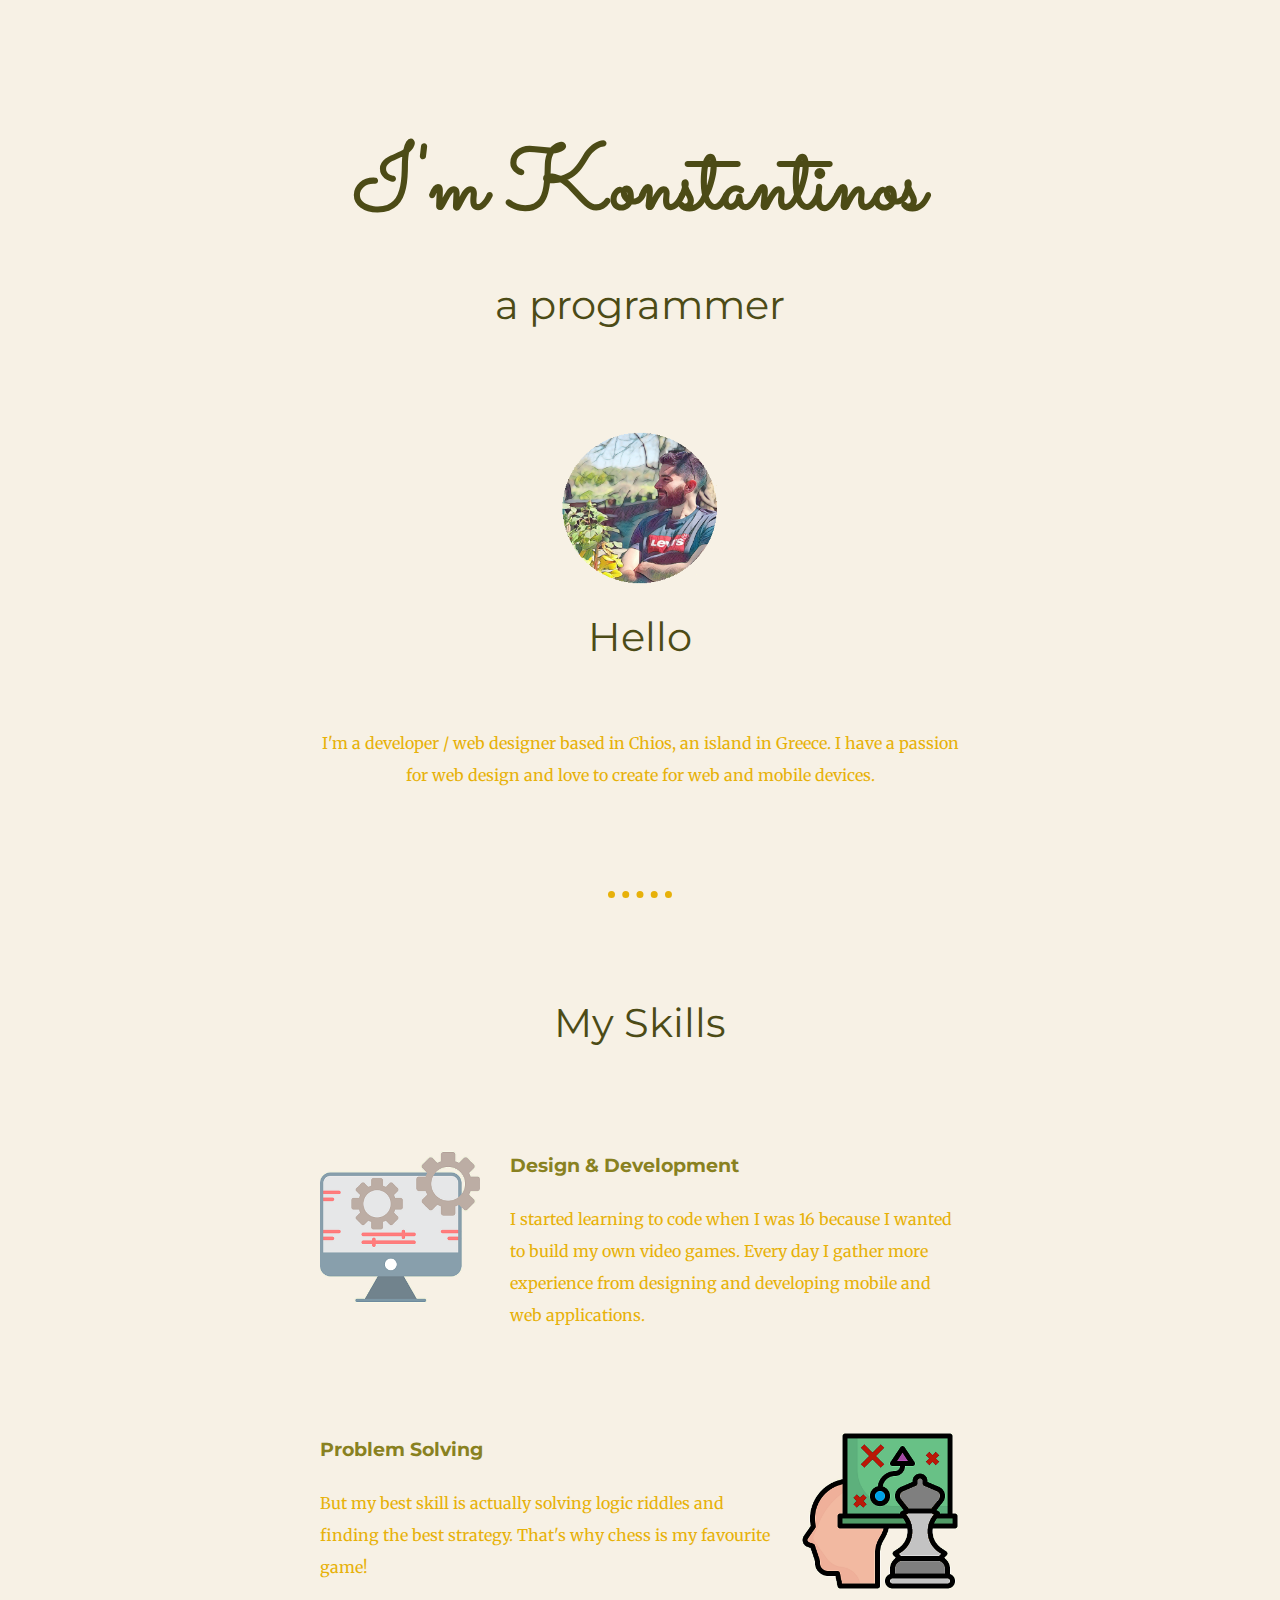
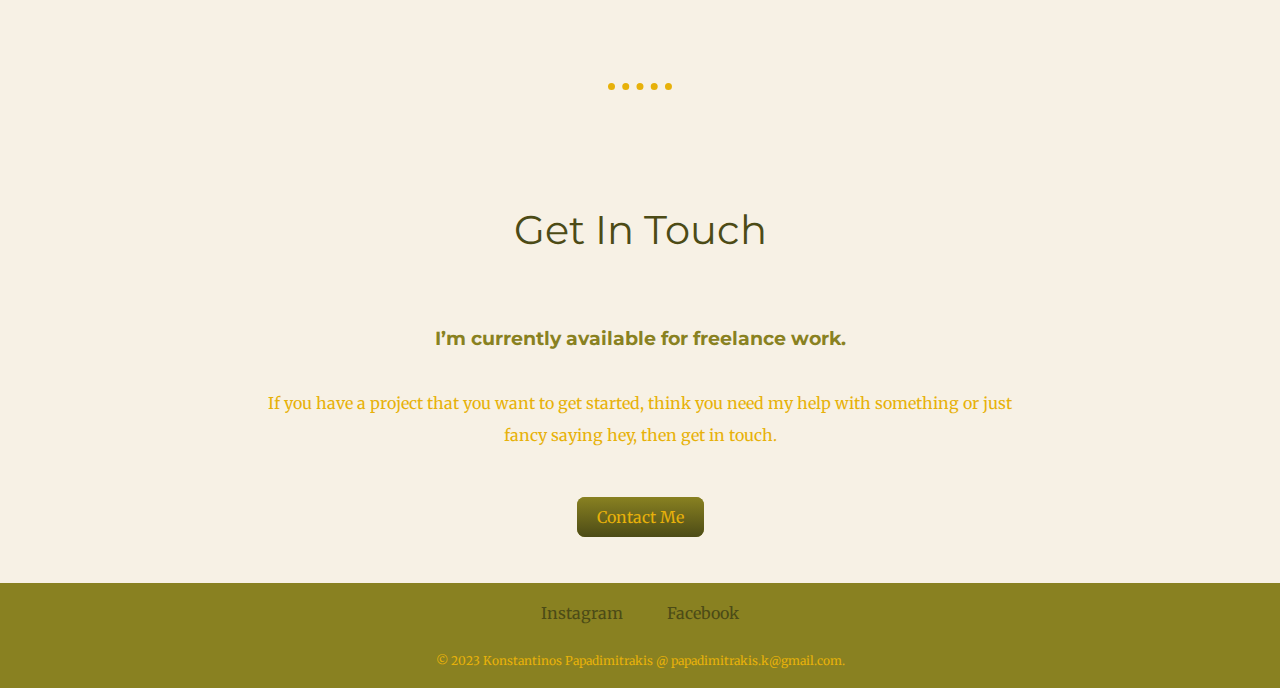
<file: index.html>
<!doctype html>
<html lang="en">
<head>
    <meta charset="UTF-8">
    <meta name="viewport"
          content="width=device-width, user-scalable=no, initial-scale=1.0, maximum-scale=1.0, minimum-scale=1.0">
    <meta http-equiv="X-UA-Compatible" content="ie=edge">
    <title>Konstantinos</title>
    <link rel="stylesheet" href="css/styles.css">
    <link rel="shortcut icon" href="images/favicon.ico" type="image/x-icon">
    <link rel="preconnect" href="https://fonts.googleapis.com">
    <!--------------------------------- font links ---------------------------------->
    <link rel="preconnect" href="https://fonts.gstatic.com" crossorigin>
    <link href="https://fonts.googleapis.com/css2?family=Merriweather&family=Montserrat&family=Sacramento&display=swap" rel="stylesheet">
    <!------------------------------------------------------------------------------->
</head>

<body>

    <div class="top-container">
        <h1>I'm Konstantinos</h1>
        <h2>a programmer</h2>
    </div>


    <div class="middle-container">
        <div class="profile">
            <img class="me-pic" src="images/O-konstantinos.png" alt="profile-pic">
            <h2>Hello</h2>
            <p>I'm a developer / web designer based in Chios, an island in Greece. I have a passion for web design and love to create for web and mobile devices.</p>
        </div>
        <hr>
        <div class="skills">
            <h2>My Skills</h2>
            <div class="skill-row">
              <img class="computer-pic" src="images/computer.png" alt="computer-pic">
              <h3>Design & Development</h3>
              <p>I started learning to code when I was 16 because I wanted to build my own video games. Every day I gather more experience from designing and developing mobile and web applications.</p>
            </div>
            <div class="skill-row">
                <img class="chess-pic" src="images/chess.png" alt="chess.pic">
                <h3>Problem Solving</h3>
                <p>But my best skill is actually solving logic riddles and finding the best strategy. That's why chess is my favourite game!</p>
            </div>
        </div>
        <hr>
        <div class="contact-me">
            <h2>Get In Touch</h2>
            <h3>I’m currently available for freelance work.</h3>
            <p class="employ-me">If you have a project that you want to get started, think you need my help with something or just fancy saying hey, then get in touch.</p>
            <a class="btn" href="mailto:papadimitrakis.k@gmail.com">Contact Me</a>
        </div>
    </div>


    <div class="bottom-container">
        <a class="instagram-link" href="https://www.instagram.com/papadimitrakis.k/">Instagram</a>
        <a class="facebook-link" href="https://www.facebook.com/profile.php?id=1038349507">Facebook</a>
        <p class="end-info">© 2023 Konstantinos Papadimitrakis @ papadimitrakis.k@gmail.com.</p>
    </div>

</body>
</html>
</file>
<file: css/styles.css>
body {
    margin: 0;
    color: #E7B10A;
    background-color: #F7F1E5;
    text-align: center;
    font-family: sans-serif;
    font-family: 'Merriweather', serif;
}

h1 {
    font-size: 5.625rem;      /* 16px = 100% = 1em */   /* rem = root em (ignores parents configs)*/
    margin: 0 auto;
    font-family: 'Sacramento', cursive;
    color: #4C4B16;
    line-height: 2;
}

h2 {
    font-size: 2.5rem;
    font-weight: normal;
    margin: 0 auto 50px auto;
    font-family: 'Montserrat', sans-serif;
    color: #4C4B16;
}

h3 {
    font-family: 'Montserrat', sans-serif;
    color: #898121;
}

hr {
    border-style: dotted none none none;
    border-color: #E7B10A;
    border-width: 7px;
    background-color: #F7F1E5;
    width: 5%;
}

.profile {
    width: 50%;
    margin: 100px auto 100px auto;
    text-align: center;
    line-height: 2;
}

.top-container {
    position: relative;
    padding-top: 100px;
}

.middle-container {
}

.bottom-container {
    padding: 20px;
}

.instagram-link {
    margin: 20px;
    color: #4C4B16;
    text-decoration: none;
}
.facebook-link {
    margin: 20px;
    color: #4C4B16;
    text-decoration: none;
}

.btn{
    color: #4C4B16;
}

.skills {
    margin: 100px auto 100px auto;
}

.skill-row {
    width: 50%;
    margin: 100px auto 100px auto;
    text-align: left;
    line-height: 2;
}

.computer-pic {
    width: 25%;
    margin-right: 30px;
    float: left;
}

.chess-pic {
    width: 25%;
    float: right;
    margin-left: 30px;
}

.me-pic {
    width: 25%;
}

.contact-me {
    margin: 100px auto 50px auto;
    width: 60%;
    text-align: center;
    line-height: 2;
}

.bottom-container {
    background-color: #898121;
}

.employ-me {
    margin: 30px auto 50px auto;
}

.btn {
    margin-top: 100px;
    background-color: #898121;
    background-image: -webkit-linear-gradient(top, #898121, #4C4B16);
    background-image: -moz-linear-gradient(top, #898121, #4C4B16);
    background-image: -ms-linear-gradient(top, #898121, #4C4B16);
    background-image: -o-linear-gradient(top, #898121, #4C4B16);
    background-image: linear-gradient(to bottom, #898121, #4C4B16);
    border-radius: 8px;
    color: #E7B10A;
    padding: 10px 20px 10px 20px;
    text-decoration: none;
}

.btn:hover {
  background: #4C4B16;
  background-image: -webkit-linear-gradient(top, #4C4B16, #898121);
  background-image: -moz-linear-gradient(top, #4C4B16, #898121);
  background-image: -ms-linear-gradient(top, #4C4B16, #898121);
  background-image: -o-linear-gradient(top, #4C4B16, #898121);
  background-image: linear-gradient(to bottom, #4C4B16, #898121);
  text-decoration: none;
}

.end-info {
    margin: 30px auto 0 auto;
    font-size: 12px;
}
</file>
